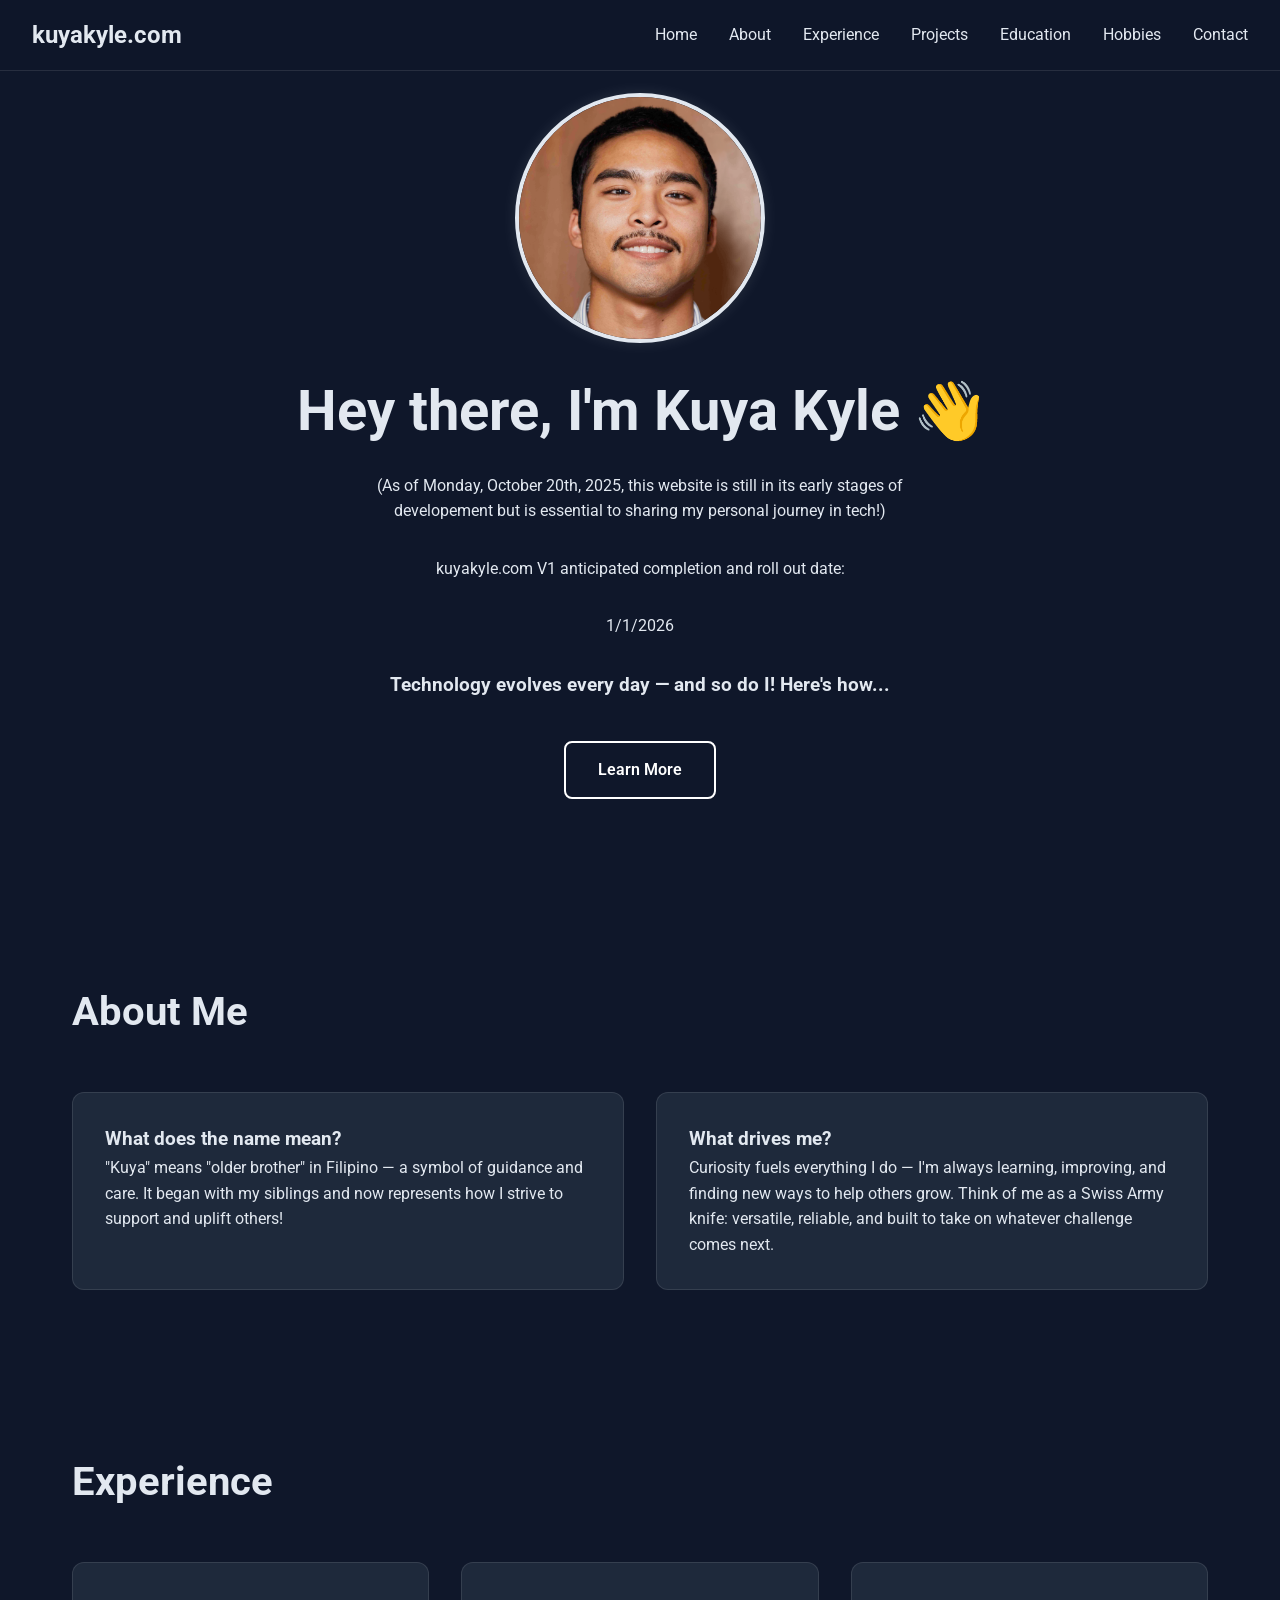
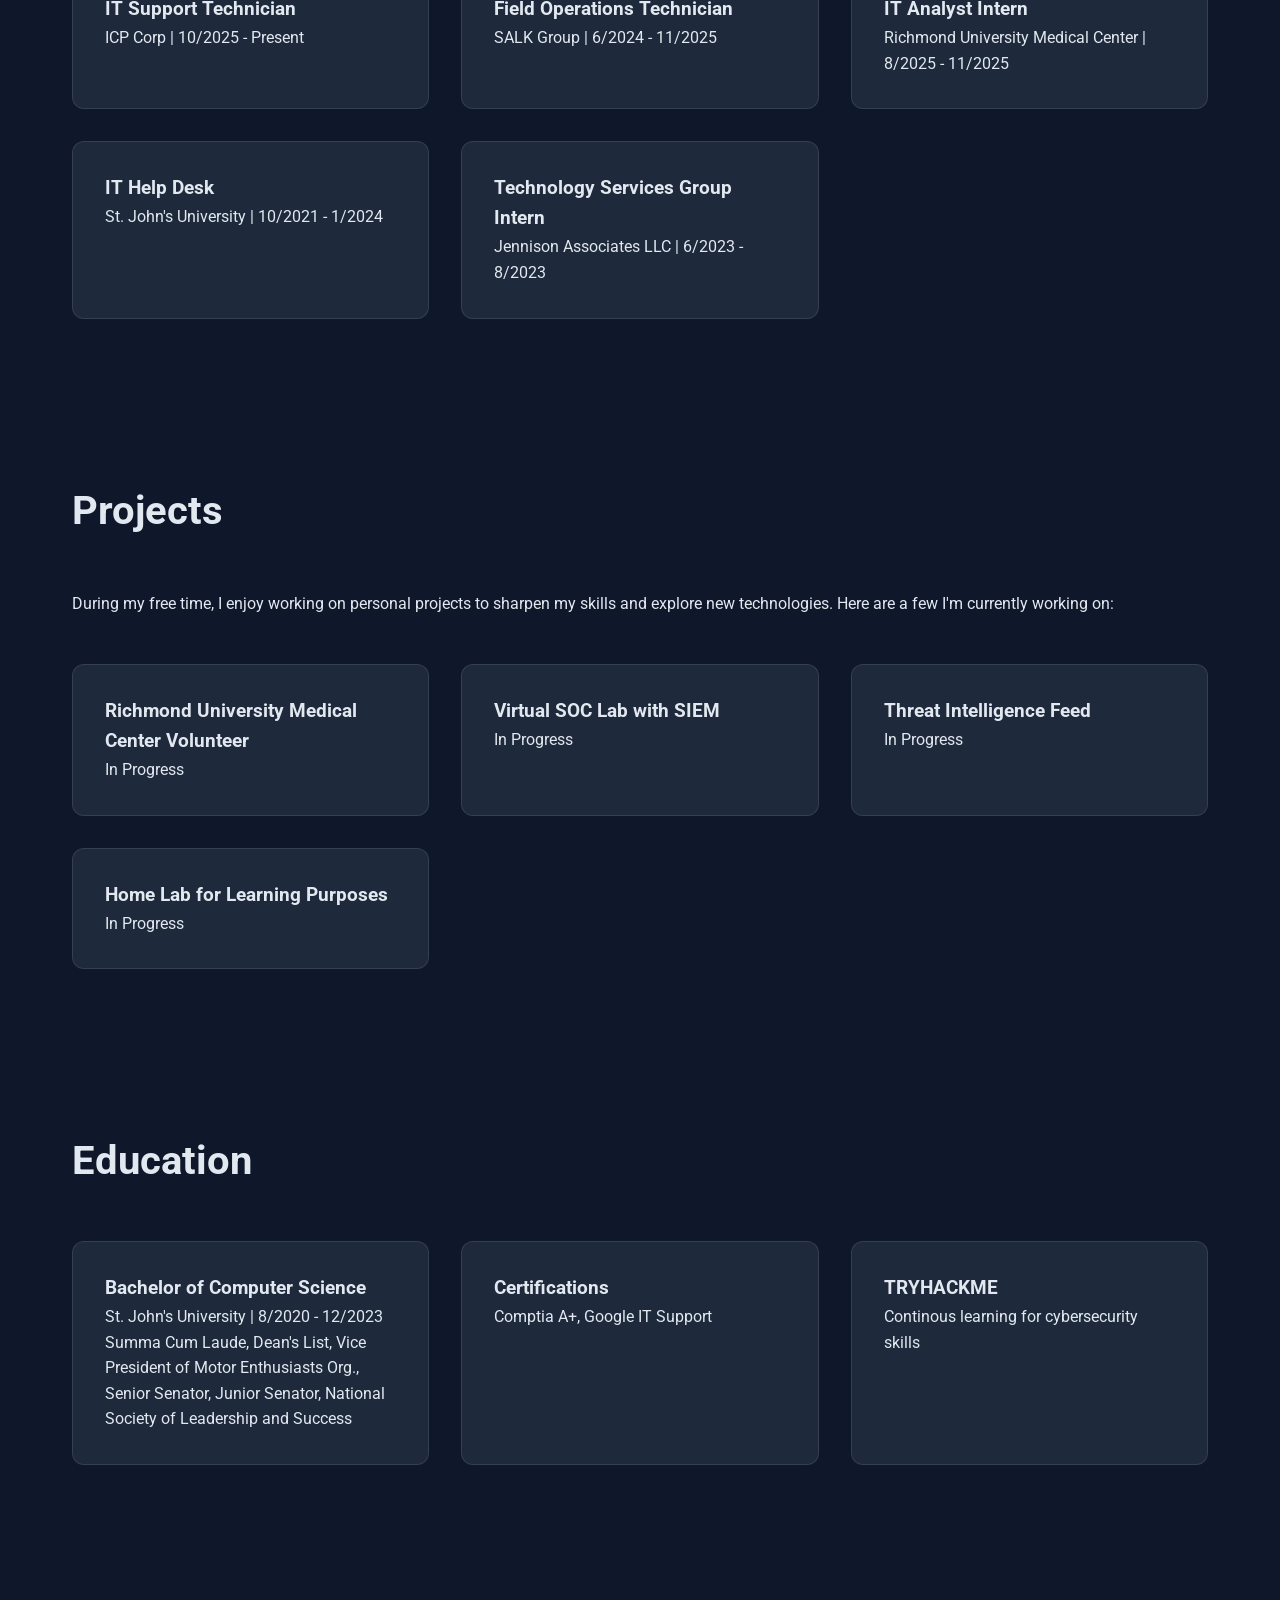
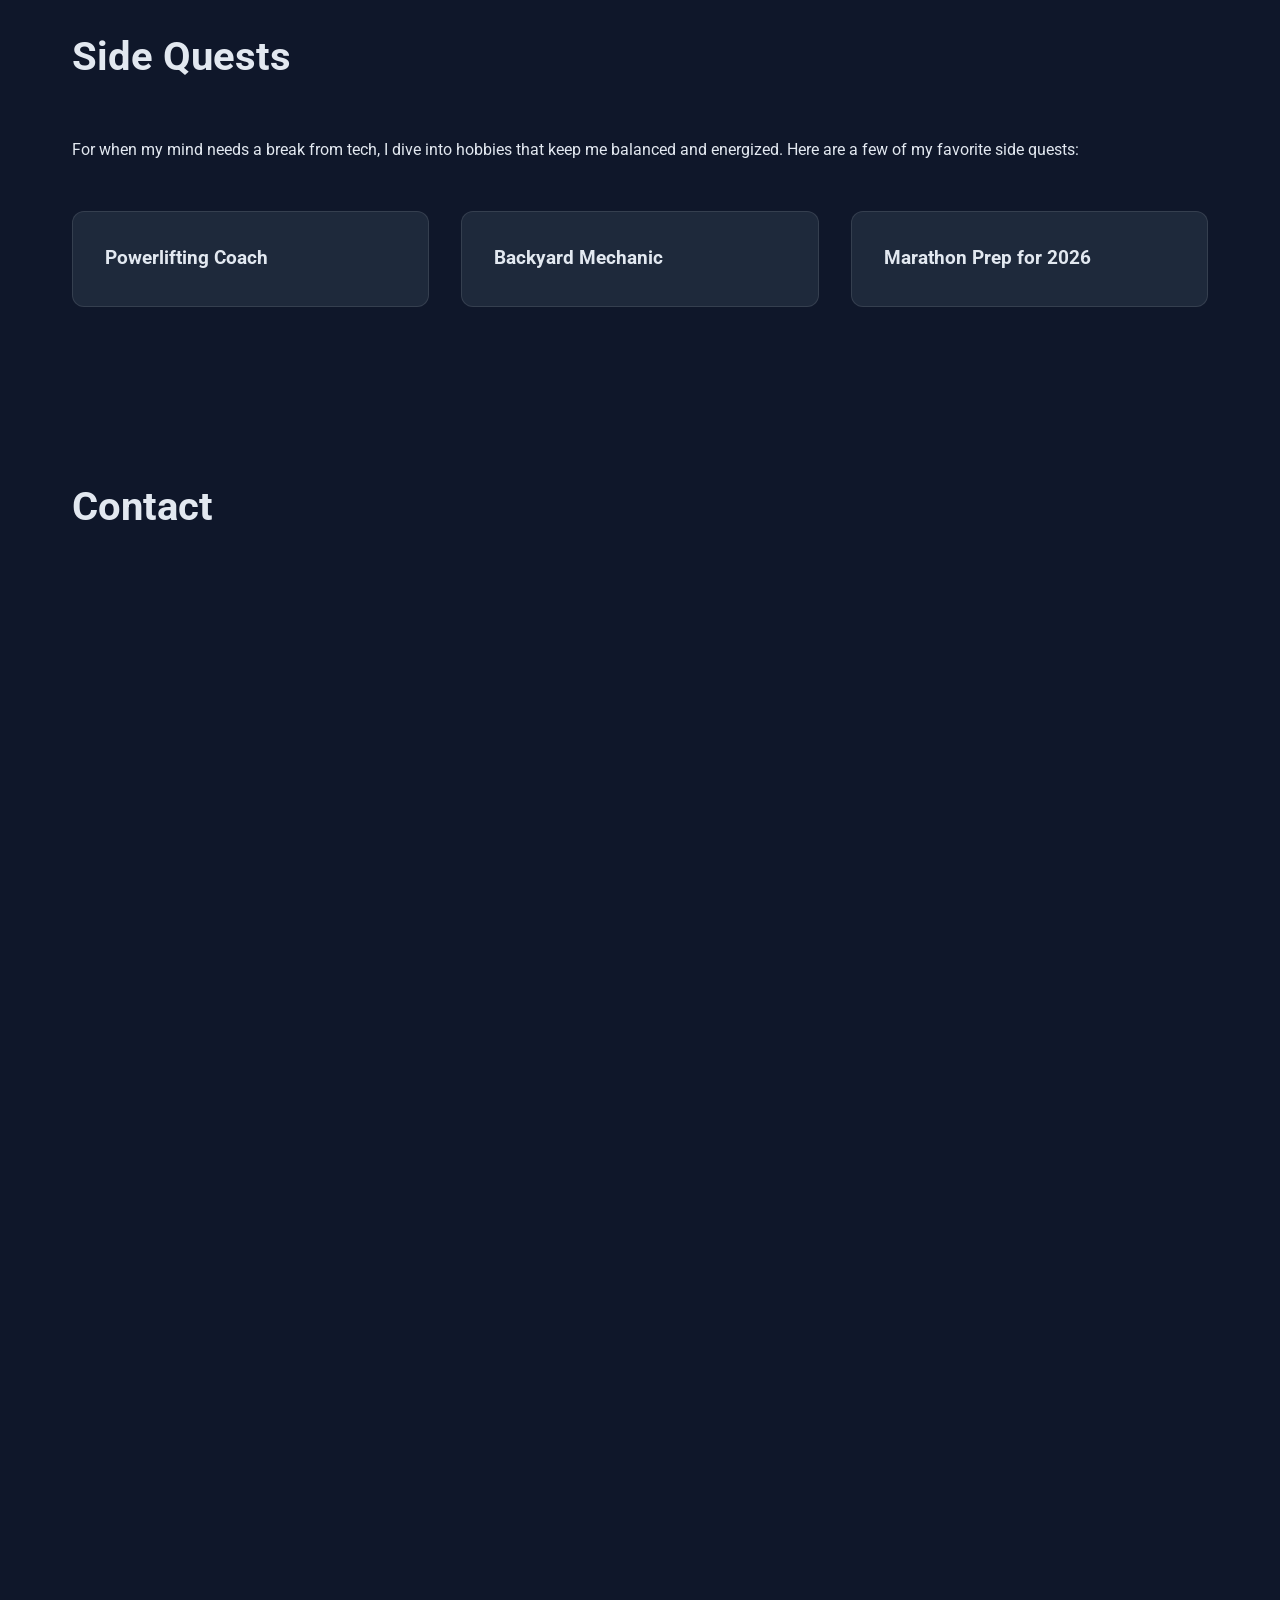
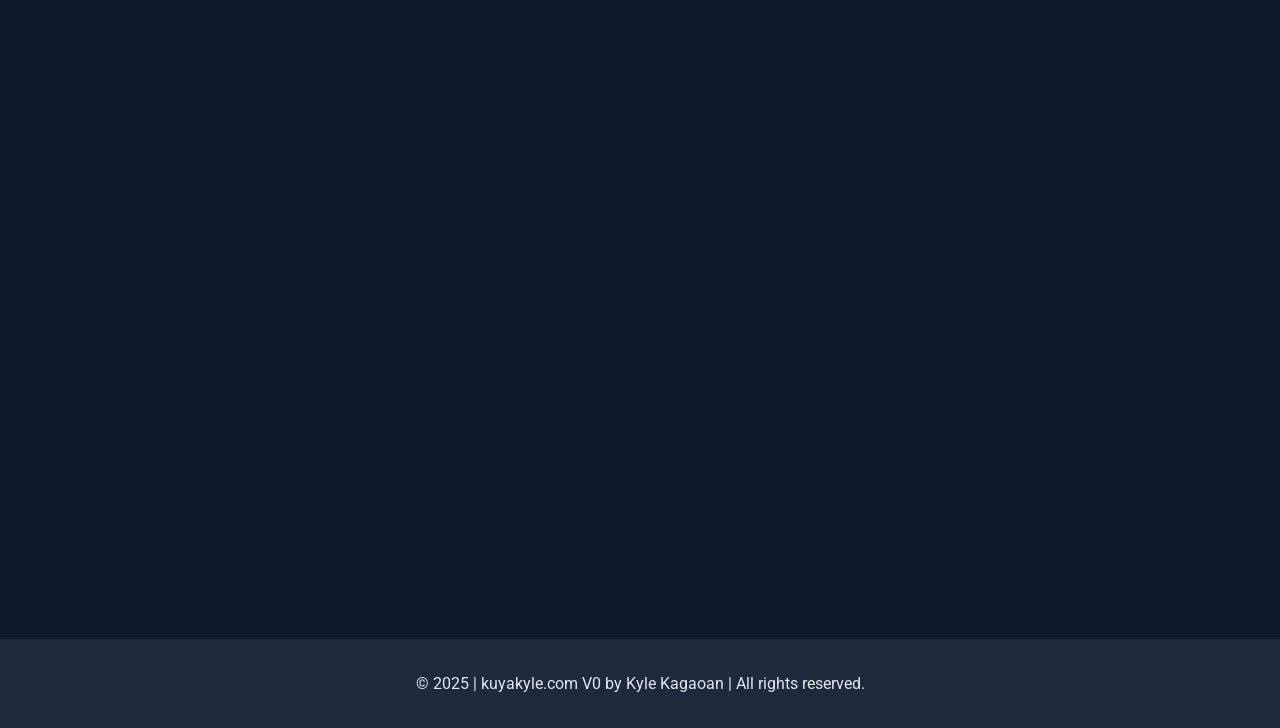
<file: index.html>
<!DOCTYPE html>
<html lang="en">
<head>
    <meta charset="UTF-8">
    <meta name="viewport" content="width=device-width, initial-scale=1.0">
    <title>kuyakyle.com</title>
    <link rel="preconnect" href="https://fonts.googleapis.com">
    <link rel="preconnect" href="https://fonts.gstatic.com" crossorigin>
    <link href="https://fonts.googleapis.com/css2?family=Roboto:wght@300;400;500;700&display=swap" rel="stylesheet">
    <link rel="stylesheet" href="style.css">
</head>
<body>
    <!-- Navigation -->
    <nav>
        <div class="nav-container">
            <div class="logo"><a href="#home">kuyakyle.com</a></div>
            <ul class="nav-links" id="navLinks">
                <li><a href="#home">Home</a></li>
                <li><a href="#about">About</a></li>
                <li><a href="#experience">Experience</a></li>
                <li><a href="#projects">Projects</a></li>
                <li><a href="#education">Education</a></li>
                <li><a href="#hobbies">Hobbies</a></li>
                <li><a href="#contact">Contact</a></li>
            </ul>
            <div class="hamburger" id="hamburger">
                <span></span>
                <span></span>
                <span></span>
            </div>
        </div>
    </nav>

    <!-- Hero Section -->
    <section id="home" class="hero">
        <div>
            <img src="assets/profile.png" alt="My profile picture" class="profile-pic">
            
            <h1>Hey there, I'm Kuya Kyle 👋</h1>
            <p>(As of Monday, October 20th, 2025, this website is still in its early stages of developement but is essential to sharing my personal journey in tech!)</p>
            <p>kuyakyle.com V1 anticipated completion and roll out date:</p>
            <p>1/1/2026</p>
                
            <p> </p>
            <h3>Technology evolves every day — and so do I! Here's how...</h3>
            <p> </p>
            <a href="#about" class="btn">Learn More</a>
        </div>
    </section>

    <!-- About Section -->
    <section id="about">
        <h2>About Me</h2>
        <div class="grid">
            <div class="card">
                <h3>What does the name mean?</h3>
                <p>"Kuya" means "older brother" in Filipino — a symbol of guidance and care. 
                    It began with my siblings and now represents how I strive to support and uplift others!</p>
            </div>

            <div class="card">
                <h3>What drives me?</h3>
                <p>Curiosity fuels everything I do — I'm always learning, improving, and finding new ways to help others grow. 
                Think of me as a Swiss Army knife: versatile, reliable, and built to take on whatever challenge comes next.</p>
            </div>
        </div>
    </section>

    <!-- Experience Section -->
    <section id="experience">
        <h2>Experience</h2>
        <div class="grid">
            <div class="card">
                <h3>IT Support Technician</h3>
                <p>ICP Corp | 10/2025 - Present</p>
            </div>

            <div class="card">
                <h3>Field Operations Technician</h3>
                <p>SALK Group | 6/2024 - 11/2025</p>
            </div>

            <div class="card">
                <h3>IT Analyst Intern</h3>
                <p>Richmond University Medical Center | 8/2025 - 11/2025</p>
            </div>

            <div class="card">
                <h3>IT Help Desk</h3>
                <p>St. John's University | 10/2021 - 1/2024</p>
            </div>
            
            <div class="card">
                <h3>Technology Services Group Intern</h3>
                <p>Jennison Associates LLC | 6/2023 - 8/2023</p>
            </div>
        </div>
    </section>

    <!-- Projects Section -->
    <section id="projects">
        <h2>Projects</h2>
        <p>During my free time, I enjoy working on personal projects to sharpen my skills and explore new technologies. Here are a few I'm currently working on:</p>
        <h2></h2>
        <div class="grid">
            <div class="card">
                <h3>Richmond University Medical Center Volunteer</h3>
                <p>In Progress</p>
            </div>
            <div class="card">
                <h3>Virtual SOC Lab with SIEM</h3>
                <p>In Progress</p>
            </div>
            <div class="card">
                <h3>Threat Intelligence Feed</h3>
                <p>In Progress</p>
            </div>
            <div class="card">
                <h3>Home Lab for Learning Purposes</h3>
                <p>In Progress</p>
            </div>
        </div>
    </section>

    <!-- Education Section -->
    <section id="education">
        <h2>Education</h2>
        <div class="grid">
            <div class="card">
                <h3>Bachelor of Computer Science</h3>
                <p>St. John's University | 8/2020 - 12/2023</p>
                <p>Summa Cum Laude, Dean's List, Vice President of Motor Enthusiasts Org., Senior Senator, Junior Senator, National Society of Leadership and Success</p>
            </div>
            <div class="card">
                <h3>Certifications</h3>
                <p>Comptia A+, Google IT Support</p>
            </div>
            <div class="card">
                <h3>TRYHACKME</h3>
                <p>Continous learning for cybersecurity skills</p>
            </div>
        </div>
    </section>

    <!-- Hobbies Section -->
    <section id="hobbies">
        <h2>Side Quests</h2>
        <p>For when my mind needs a break from tech, I dive into hobbies that keep me balanced and energized. Here are a few of my favorite side quests:</p>
        <h2></h2>
        <div class="grid">
            <div class="card">
                <h3>Powerlifting Coach</h3>
                <p></p>
            </div>
            <div class="card">
                <h3>Backyard Mechanic</h3>
                <p></p>
            </div>
            <div class="card">
                <h3>Marathon Prep for 2026</h3>
                <p></p>
            </div>
        </div>
    </section>

    <!-- Contact Section -->
    <section id="contact">
        <h2>Contact</h2>
        <div style="max-width: 800px; margin: 0 auto;">
            <iframe src="https://docs.google.com/forms/d/e/1FAIpQLSfMrLYoWU1HHqt4KbS_krLkQPwtNT9viJwN_e7dEsMsdzP4Iw/viewform?embedded=true" width="100%" height="1500" frameborder="0">Loading…</iframe>
        </div>
    </section>

    <!-- Footer -->
    <footer>
        <p>&copy; 2025 | kuyakyle.com V0 by Kyle Kagaoan | All rights reserved.</p>
    </footer>

    <script src="script.js"></script>
</body>
</html>
</file>
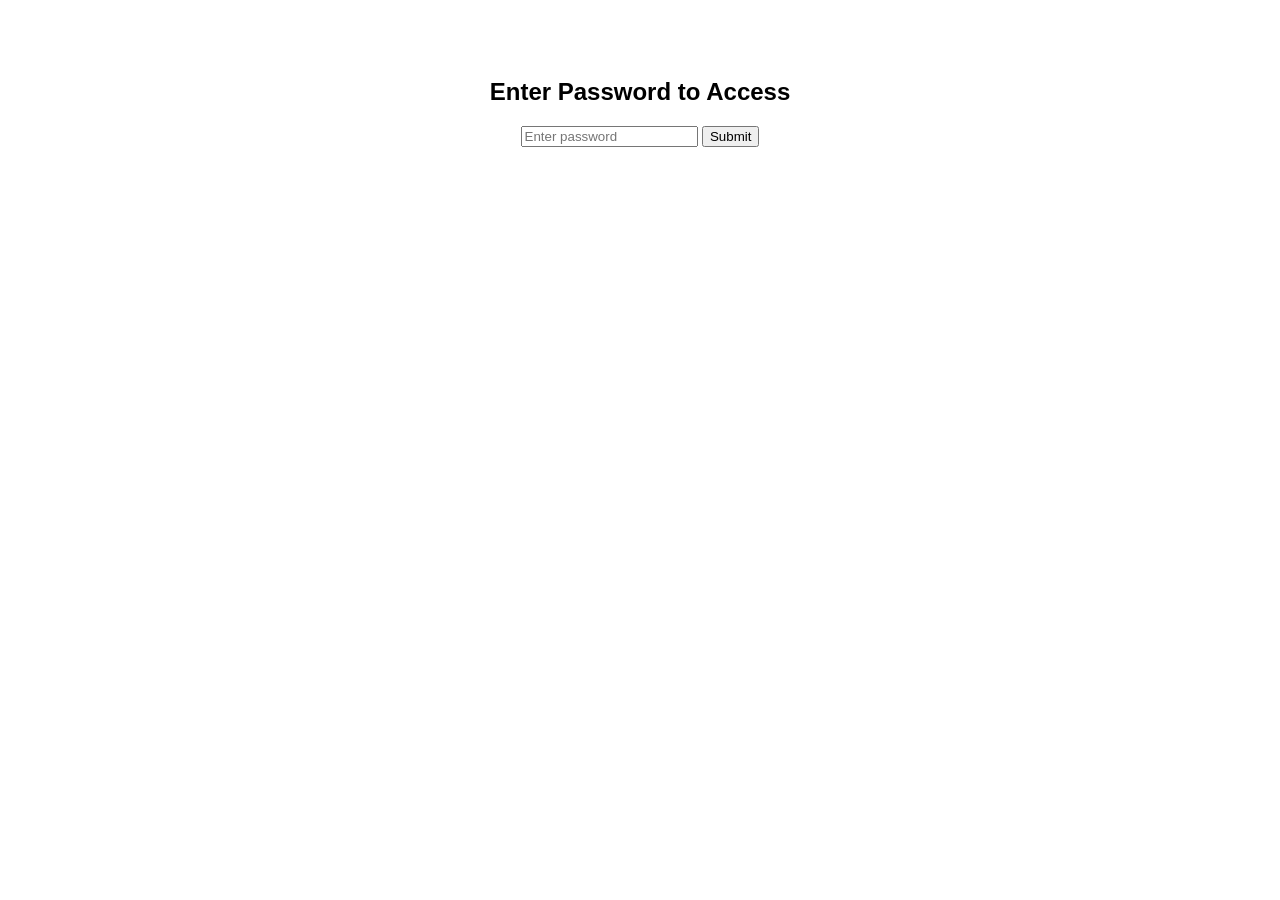
<file: index1.html>
<!DOCTYPE html>
<html lang="en">
<head>
  <meta charset="UTF-8" />
  <meta name="viewport" content="width=device-width, initial-scale=1.0"/>
  <title>Protected Page</title>
  <style>
    body { font-family: sans-serif; text-align: center; padding: 50px; }
    #protectedContent { display: none; }
    #error { color: red; margin-top: 10px; }
  </style>
</head>
<body>
  <h2>Enter Password to Access</h2>
  <input type="password" id="passwordInput" placeholder="Enter password" />
  <button onclick="checkPassword()">Submit</button>
  <div id="error"></div>

  <div id="protectedContent">
    <h1>Welcome!</h1>
    <p>This Portfolio is currently under heavy Construction! V1 Rollout: January 1st 2026 </p>
    <p>In the meantime, here's some music to keep you busy 🙂</p>
    <ul>
       <h3>Music:</h3>
        <li><a href="https://music.apple.com/us/playlist/shuffle-me/pl.u-d2b00DLTL3yaPoY" target="blank">Click Me</a></li>
    </ul>
    <section id="tools" style="margin-top: 2rem;">
  <h2>Workflow Tools</h2>
  <p>Explore my live automation and reporting tools designed for real-world usability and mobile access.</p>
  <ul>
    <li><a href="https://tools.kuyakyle.com" target="_blank">Alarm Report Generator</a></li>
    <!-- Add more tools here as you deploy them -->
  </ul>
</section>
  </div>

  <script>
    const correctPassword = "password"; // Change this to your actual password

    function checkPassword() {
      const input = document.getElementById("passwordInput").value;
      const error = document.getElementById("error");
      const content = document.getElementById("protectedContent");

      if (input === correctPassword) {
        content.style.display = "block";
        error.textContent = "";
      } else {
        error.textContent = "Wrong password. Try again.";
        content.style.display = "none";
      }
    }
  </script>
</body>
</html>
</file>
<file: style.css>
* {
    margin: 0;
    padding: 0;
    box-sizing: border-box;
}

body {
    font-family: 'Roboto', -apple-system, BlinkMacSystemFont, 'Segoe UI', Oxygen, Ubuntu, Cantarell, sans-serif;
    background: #0f172a;
    color: #e2e8f0;
    line-height: 1.6;
}

/* Navigation */
nav {
    position: fixed;
    top: 0;
    width: 100%;
    background: rgba(15, 23, 42, 0.95);
    backdrop-filter: blur(10px);
    z-index: 1000;
    padding: 1rem 0;
    border-bottom: 1px solid rgba(255, 255, 255, 0.1);
}

.nav-container {
    padding: 0 2rem;
    display: flex;
    justify-content: space-between;
    align-items: center;
}

.logo {
    font-size: 1.5rem;
    font-weight: 700;
}

.logo a {
    color: #e2e8f0;
    text-decoration: none;
}

.nav-links {
    display: flex;
    gap: 2rem;
    list-style: none;
}

.nav-links a {
    color: #e2e8f0;
    text-decoration: none;
    transition: color 0.3s;
}

.hamburger {
    display: none;
    flex-direction: column;
    gap: 5px;
    cursor: pointer;
}

.hamburger span {
    width: 25px;
    height: 3px;
    background: #e2e8f0;
    transition: 0.3s;
}

/* Sections */
section {
    max-width: 1200px;
    margin: 0 auto;
    padding: 5rem 2rem;
    min-height: 50vh;
}

.hero {
    min-height: 100vh;
    display: flex;
    align-items: center;
    justify-content: center;
    text-align: center;
}

.hero p {
    max-width: 700px;
    margin: 0 auto 2rem;
    padding: 0 3rem;
}

h1 {
    font-size: 3.5rem;
    margin-bottom: 1rem;
}

h2 {
    font-size: 2.5rem;
    margin-bottom: 3rem;
}

/* Buttons */
.btn {
    padding: 0.875rem 2rem;
    border-radius: 8px;
    text-decoration: none;
    font-weight: 600;
    transition: all 0.3s;
    display: inline-block;
    margin: 0.5rem;
    color: white;
    border: 2px solid white;
    min-width: 150px;
    text-align: center;
}

.btn:first-of-type {
    background: white;
    color: #0f172a;
}

.btn:last-of-type {
    background: transparent;
    color: white;
}

/* Grid Layouts */
.grid {
    display: grid;
    grid-template-columns: repeat(auto-fit, minmax(300px, 1fr));
    gap: 2rem;
}

.card {
    background: #1e293b;
    padding: 2rem;
    border-radius: 12px;
    border: 1px solid rgba(255, 255, 255, 0.1);
}

/* Profile Picture */
.profile-pic {
    width: 250px;
    height: 250px;
    border-radius: 50%;
    object-fit: cover;
    border: 4px solid #e2e8f0;
    margin-bottom: 1rem;
    box-shadow: 0 0 15px rgba(255, 255, 255, 0.1);
}

/* Footer */
footer {
    background: #1e293b;
    text-align: center;
    padding: 2rem;
    margin-top: 4rem;
}

/* Mobile */
@media (max-width: 768px) {
    .hamburger {
        display: flex;
    }

    .nav-links {
        position: fixed;
        top: 70px;
        left: -100%;
        flex-direction: column;
        background: #0f172a;
        width: 100%;
        padding: 2rem;
        transition: left 0.3s;
    }

    .nav-links.active {
        left: 0;
    }

    h1 {
        font-size: 2.5rem;
    }

    .grid {
        grid-template-columns: 1fr;
    }
}
</file>
